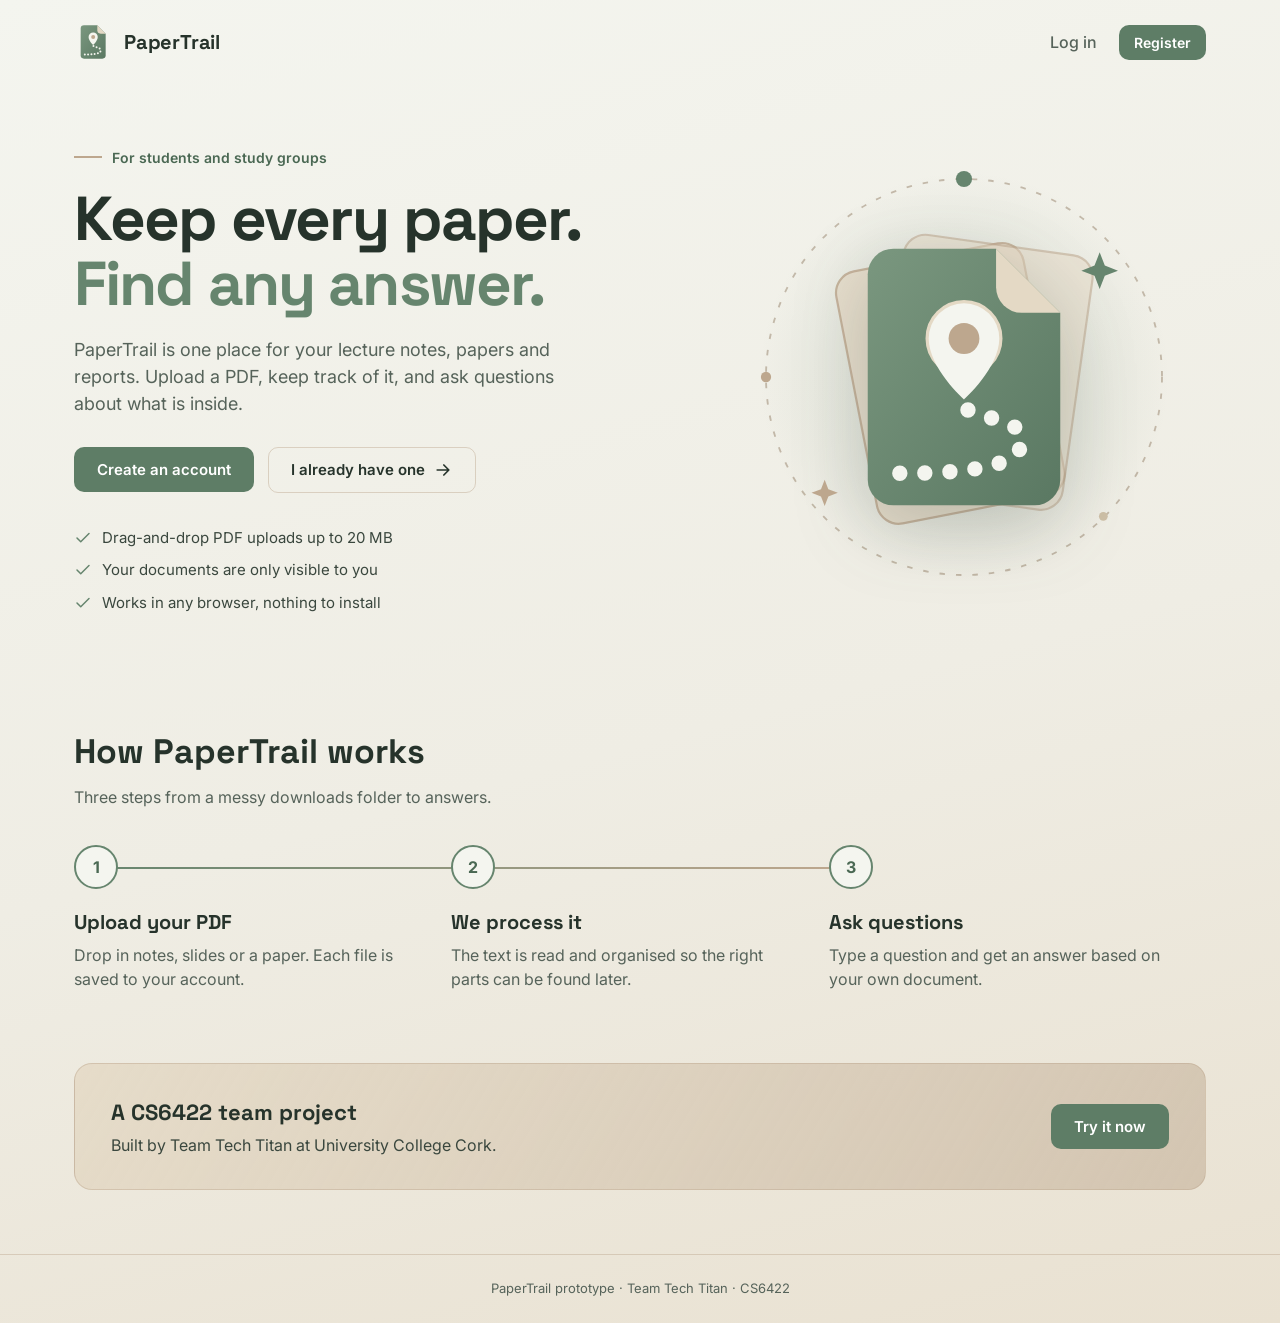
<file: frontend/index.html>
<!DOCTYPE html>
<html lang="en">
<head>
  <meta charset="UTF-8" />
  <meta name="viewport" content="width=device-width, initial-scale=1.0" />
  <title>PaperTrail | Your study papers in one place</title>
  <link rel="preconnect" href="https://fonts.googleapis.com" />
  <link href="https://fonts.googleapis.com/css2?family=Space+Grotesk:wght@500;700&family=Inter:wght@400;500;600;700&display=swap" rel="stylesheet" />
  <link rel="icon" type="image/svg+xml" href="img/logo.svg" />
  <link rel="stylesheet" href="css/style.css" />
</head>
<body>
  <header class="site-header">
    <a class="brand" href="index.html">
      <img class="brand-mark" src="img/logo.svg" alt="" />
      <span class="brand-name">PaperTrail</span>
    </a>
    <nav class="header-links" id="guest-links">
      <a class="plain-link" href="login.html">Log in</a>
      <a class="btn btn-primary btn-small" href="register.html">Register</a>
    </nav>
    <nav class="header-links" id="member-links" hidden>
      <a class="btn btn-primary btn-small" href="dashboard.html">Open my dashboard</a>
    </nav>
  </header>

  <main>
    <section class="hero">
      <div>
        <span class="eyebrow">For students and study groups</span>
        <h1>Keep every paper.<br /><span>Find any answer.</span></h1>
        <p class="hero-text">
          PaperTrail is one place for your lecture notes, papers and reports.
          Upload a PDF, keep track of it, and ask questions about what is inside.
        </p>
        <div class="hero-buttons">
          <a class="btn btn-primary" href="register.html">Create an account</a>
          <a class="btn btn-ghost" href="login.html">
            I already have one
            <svg viewBox="0 0 24 24" class="icon"><path d="M5 12h14M13 6l6 6-6 6"/></svg>
          </a>
        </div>
        <ul class="check-list">
          <li><svg viewBox="0 0 24 24" class="icon"><path d="M20 6L9 17l-5-5"/></svg>Drag-and-drop PDF uploads up to 20 MB</li>
          <li><svg viewBox="0 0 24 24" class="icon"><path d="M20 6L9 17l-5-5"/></svg>Your documents are only visible to you</li>
          <li><svg viewBox="0 0 24 24" class="icon"><path d="M20 6L9 17l-5-5"/></svg>Works in any browser, nothing to install</li>
        </ul>
      </div>

      <!-- Animated PaperTrail logo -->
      <div class="hero-logo" aria-hidden="true">
        <svg viewBox="0 0 120 120">
          <defs>
            <radialGradient id="hl-glow">
              <stop offset="0" stop-color="#66856e" stop-opacity="0.22"/>
              <stop offset="1" stop-color="#66856e" stop-opacity="0"/>
            </radialGradient>
            <linearGradient id="hl-page" x1="0" y1="0" x2="1" y2="1">
              <stop offset="0" stop-color="#7a977f"/>
              <stop offset="1" stop-color="#5a7862"/>
            </linearGradient>
          </defs>

          <circle cx="60" cy="60" r="56" fill="url(#hl-glow)"/>

          <!-- slowly turning orbit -->
          <g class="hl-orbit">
            <circle cx="60" cy="60" r="54" fill="none" stroke="rgba(125,101,73,0.4)" stroke-width="0.5" stroke-dasharray="1.5 3"/>
            <circle cx="60" cy="6" r="2.2" fill="#66856e"/>
            <circle cx="6" cy="60" r="1.4" fill="#bda78e"/>
            <circle cx="98" cy="98" r="1.2" fill="#cdbfa6"/>
          </g>

          <!-- faint pages behind -->
          <rect class="hl-ghost hl-ghost-1" x="34" y="24" width="52" height="70" rx="6"/>
          <rect class="hl-ghost hl-ghost-2" x="34" y="24" width="52" height="70" rx="6"/>

          <!-- the logo -->
          <g class="hl-float">
            <g transform="translate(19.75 18) scale(1.75)">
              <path d="M12 4H28L38 14V40A4 4 0 0 1 34 44H12A4 4 0 0 1 8 40V8A4 4 0 0 1 12 4Z" fill="url(#hl-page)"/>
              <path d="M28 4V10A4 4 0 0 0 32 14H38Z" fill="#e4d9c5"/>
              <path class="hl-trail" d="M13 39C21 39 32 38.5 32 34S23 31 23 28" fill="none" stroke="#f4f5ef" stroke-width="2.4" stroke-linecap="round" stroke-dasharray="0 3.9"/>
              <circle class="hl-pulse" cx="23" cy="18" r="5.5" fill="none" stroke="#e4d9c5" stroke-width="1"/>
              <g class="hl-pin">
                <path d="M23 27.5C23 27.5 17.5 22.6 17.5 18A5.5 5.5 0 0 1 28.5 18C28.5 22.6 23 27.5 23 27.5Z" fill="#f4f5ef"/>
                <circle cx="23" cy="18" r="2.4" fill="#bda78e"/>
              </g>
            </g>
          </g>

          <!-- sparkles -->
          <path class="hl-spark" d="M97 26l1.4 3.6 3.6 1.4-3.6 1.4-1.4 3.6-1.4-3.6-3.6-1.4 3.6-1.4z" fill="#66856e"/>
          <path class="hl-spark hl-spark-2" d="M22 88l1 2.6 2.6 1-2.6 1-1 2.6-1-2.6-2.6-1 2.6-1z" fill="#bda78e"/>
        </svg>
      </div>
    </section>

    <section class="how">
      <h2>How PaperTrail works</h2>
      <p>Three steps from a messy downloads folder to answers.</p>
      <div class="timeline">
        <div class="t-step">
          <span class="t-dot">1</span>
          <h3>Upload your PDF</h3>
          <p>Drop in notes, slides or a paper. Each file is saved to your account.</p>
        </div>
        <div class="t-step">
          <span class="t-dot">2</span>
          <h3>We process it</h3>
          <p>The text is read and organised so the right parts can be found later.</p>
        </div>
        <div class="t-step">
          <span class="t-dot">3</span>
          <h3>Ask questions</h3>
          <p>Type a question and get an answer based on your own document.</p>
        </div>
      </div>
    </section>

    <section class="project-band">
      <div>
        <h3>A CS6422 team project</h3>
        <p>Built by Team Tech Titan at University College Cork.</p>
      </div>
      <a class="btn btn-primary" href="register.html">Try it now</a>
    </section>
  </main>

  <footer class="site-footer">PaperTrail prototype · Team Tech Titan · CS6422</footer>

  <script src="js/common.js"></script>
  <script>
    // If already logged in, show a dashboard button instead of Log in / Register
    if (getToken()) {
      document.getElementById("guest-links").hidden = true;
      document.getElementById("member-links").hidden = false;
    }
  </script>
</body>
</html>
</file>
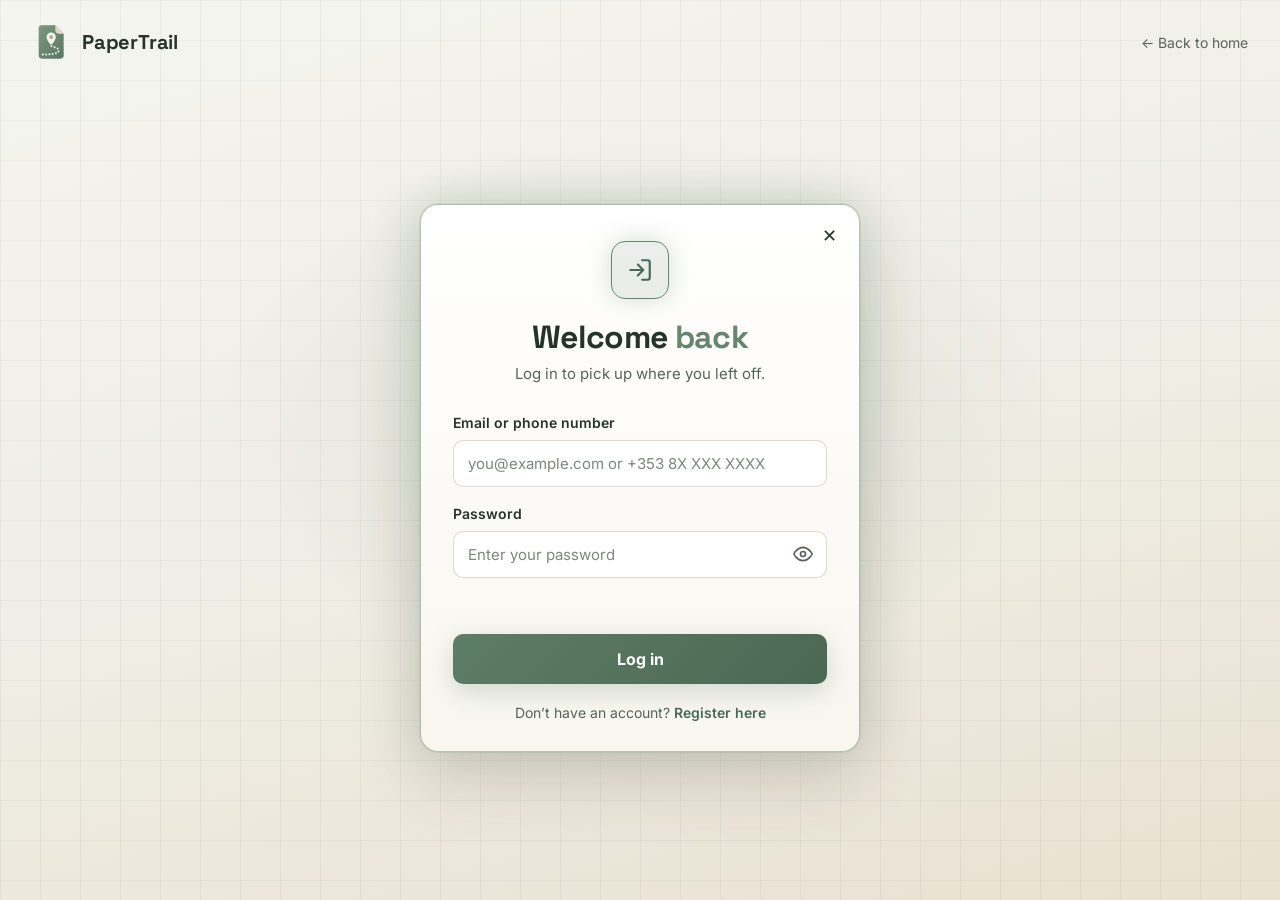
<file: frontend/dashboard.html>
<!DOCTYPE html>
<html lang="en">
<head>
  <meta charset="UTF-8" />
  <meta name="viewport" content="width=device-width, initial-scale=1.0" />
  <title>Dashboard | PaperTrail</title>
  <link rel="preconnect" href="https://fonts.googleapis.com" />
  <link href="https://fonts.googleapis.com/css2?family=Space+Grotesk:wght@500;700&family=Inter:wght@400;500;600;700&display=swap" rel="stylesheet" />
  <link rel="icon" type="image/svg+xml" href="img/logo.svg" />
  <link rel="stylesheet" href="css/style.css" />
</head>
<body>
  <div class="app" id="app" hidden>
    <!-- ===== Sidebar ===== -->
    <aside class="sidebar">
      <a class="brand" href="index.html">
        <img class="brand-mark" src="img/logo.svg" alt="" />
        <span class="brand-name">PaperTrail</span>
      </a>

      <nav class="side-nav">
        <a class="active" href="#documents">
          <svg viewBox="0 0 24 24" class="icon"><path d="M3 7a2 2 0 012-2h4l2 2h8a2 2 0 012 2v8a2 2 0 01-2 2H5a2 2 0 01-2-2z"/></svg>
          My documents
        </a>
        <a href="#ask">
          <svg viewBox="0 0 24 24" class="icon"><path d="M21 15a2 2 0 01-2 2H7l-4 4V5a2 2 0 012-2h14a2 2 0 012 2z"/></svg>
          Ask a question
        </a>
      </nav>

      <div class="side-user">
        <div class="who">
          <span class="avatar" id="avatar">A</span>
          <div>
            <strong id="full-name">Ali Rizvi</strong>
            <small id="contact"></small>
          </div>
        </div>
        <button class="btn btn-ghost btn-small" id="logout-btn" type="button">Log out</button>
      </div>
    </aside>

    <!-- ===== Main area ===== -->
    <main class="main">
      <div class="main-head">
        <div>
          <h1 id="greeting">Hello</h1>
          <p id="today"></p>
        </div>
        <span class="server-pill" id="server-pill"><span class="dot"></span><span class="label">Checking server…</span></span>
      </div>

      <div class="summary">
        <div class="summary-card"><span>Documents</span><strong id="sum-docs">0</strong></div>
        <div class="summary-card"><span>Total uploaded</span><strong id="sum-size">0 B</strong></div>
        <div class="summary-card"><span>Waiting to be processed</span><strong id="sum-queued">0</strong></div>
      </div>

      <div class="work">
        <section class="card" id="documents">
          <h2>
            <svg viewBox="0 0 24 24" class="icon"><path d="M12 16V4M6 10l6-6 6 6M4 20h16"/></svg>
            Upload a PDF
          </h2>
          <label class="dropzone" id="dropzone">
            <input id="file-input" type="file" accept="application/pdf" hidden />
            <svg viewBox="0 0 24 24" class="icon"><path d="M14 2H6a2 2 0 00-2 2v16a2 2 0 002 2h12a2 2 0 002-2V8zM14 2v6h6M12 18v-6M9 15l3-3 3 3"/></svg>
            <strong>Drop a PDF here</strong>
            <span>or click to choose a file · max 20 MB</span>
          </label>
          <p class="message" id="upload-message" role="status"></p>

          <ul class="doc-list" id="doc-list"><li class="empty">No documents yet.</li></ul>
        </section>

        <section class="card ask-card" id="ask">
          <h2>
            <svg viewBox="0 0 24 24" class="icon"><path d="M21 15a2 2 0 01-2 2H7l-4 4V5a2 2 0 012-2h14a2 2 0 012 2z"/></svg>
            Ask a question
          </h2>
          <p class="ask-target" id="ask-target">No document selected</p>
          <div class="chat-log" id="chat-log"></div>
          <form class="ask-form" id="ask-form">
            <input id="question" type="text" placeholder="Select a document first" disabled autocomplete="off" />
            <button class="btn btn-primary" id="send-btn" type="submit" disabled>Send</button>
          </form>
        </section>
      </div>
    </main>
  </div>

  <script src="js/common.js"></script>
  <script src="js/dashboard.js"></script>
</body>
</html>
</file>
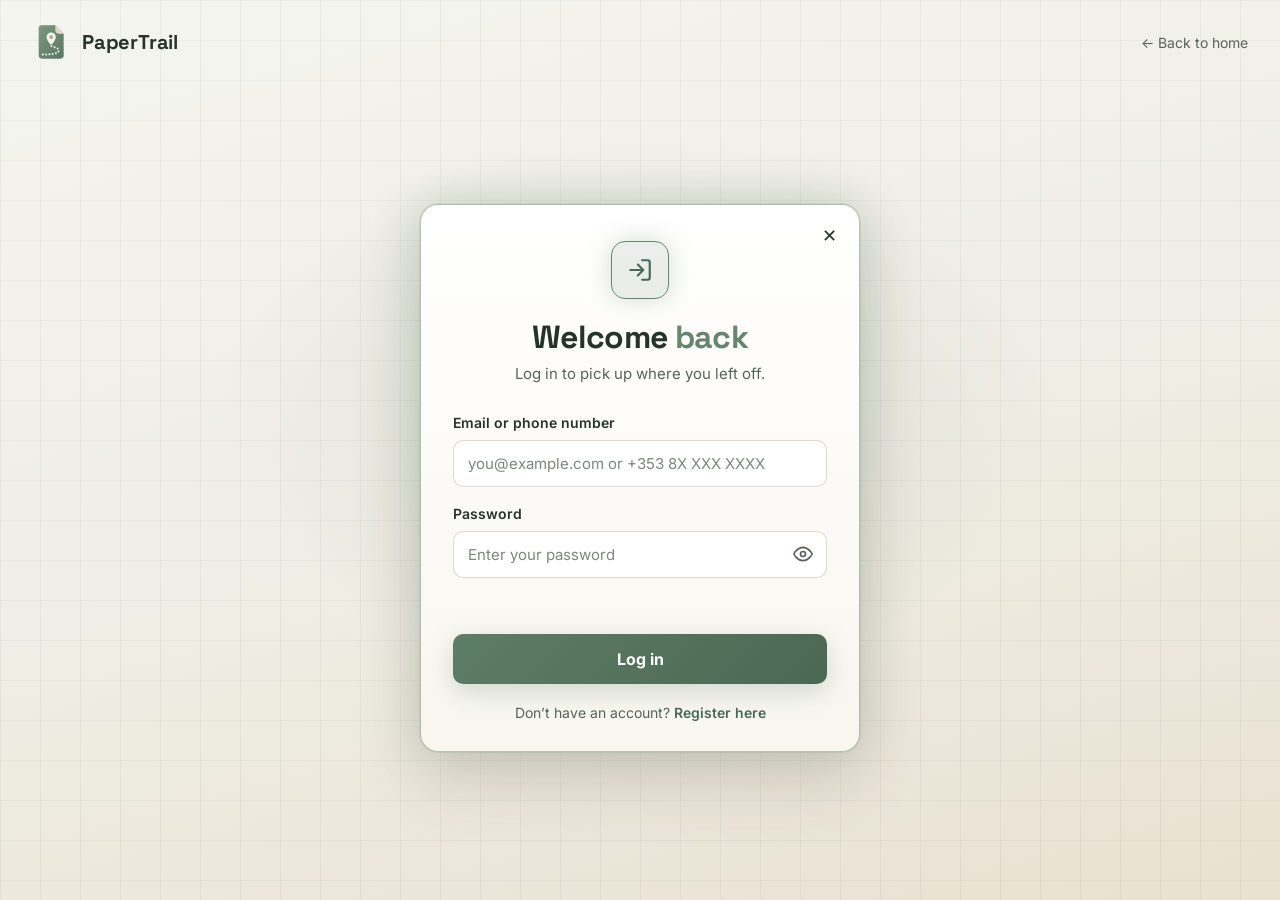
<file: frontend/login.html>
<!DOCTYPE html>
<html lang="en">
<head>
  <meta charset="UTF-8" />
  <meta name="viewport" content="width=device-width, initial-scale=1.0" />
  <title>Log in | PaperTrail</title>
  <link rel="preconnect" href="https://fonts.googleapis.com" />
  <link href="https://fonts.googleapis.com/css2?family=Space+Grotesk:wght@500;700&family=Inter:wght@400;500;600;700&display=swap" rel="stylesheet" />
  <link rel="icon" type="image/svg+xml" href="img/logo.svg" />
  <link rel="stylesheet" href="css/style.css" />
</head>
<body class="auth-page">
  <header class="auth-top">
    <a class="brand" href="index.html">
      <img class="brand-mark" src="img/logo.svg" alt="" />
      <span class="brand-name">PaperTrail</span>
    </a>
    <a class="back-link" href="index.html">← Back to home</a>
  </header>

  <main class="auth-main">
    <div class="auth-card">
      <a class="auth-close" href="index.html" aria-label="Close">✕</a>

      <span class="auth-icon">
        <svg viewBox="0 0 24 24" class="icon"><path d="M10 17l5-5-5-5M15 12H3M14 3h5a2 2 0 012 2v14a2 2 0 01-2 2h-5"/></svg>
      </span>
      <h1 class="auth-title">Welcome <span>back</span></h1>
      <p class="auth-sub">Log in to pick up where you left off.</p>

      <form class="auth-form" id="login-form" novalidate>
        <label>Email or phone number
          <input id="identifier" type="text" autocomplete="username" placeholder="you@example.com or +353 8X XXX XXXX" />
        </label>
        <label>Password
          <span class="pw-wrap">
            <input id="password" type="password" autocomplete="current-password" placeholder="Enter your password" />
            <button class="pw-toggle" type="button" data-toggle="password" aria-label="Show password">
              <svg viewBox="0 0 24 24" class="icon"><path d="M1 12s4-8 11-8 11 8 11 8-4 8-11 8-11-8-11-8z"/><circle cx="12" cy="12" r="3"/></svg>
            </button>
          </span>
        </label>
        <p class="message" id="form-message" role="alert"></p>
        <button class="auth-submit" type="submit">Log in</button>
      </form>

      <p class="auth-switch">Don’t have an account? <a href="register.html">Register here</a></p>
    </div>
  </main>

  <script src="js/common.js"></script>
  <script src="js/auth.js"></script>
</body>
</html>
</file>
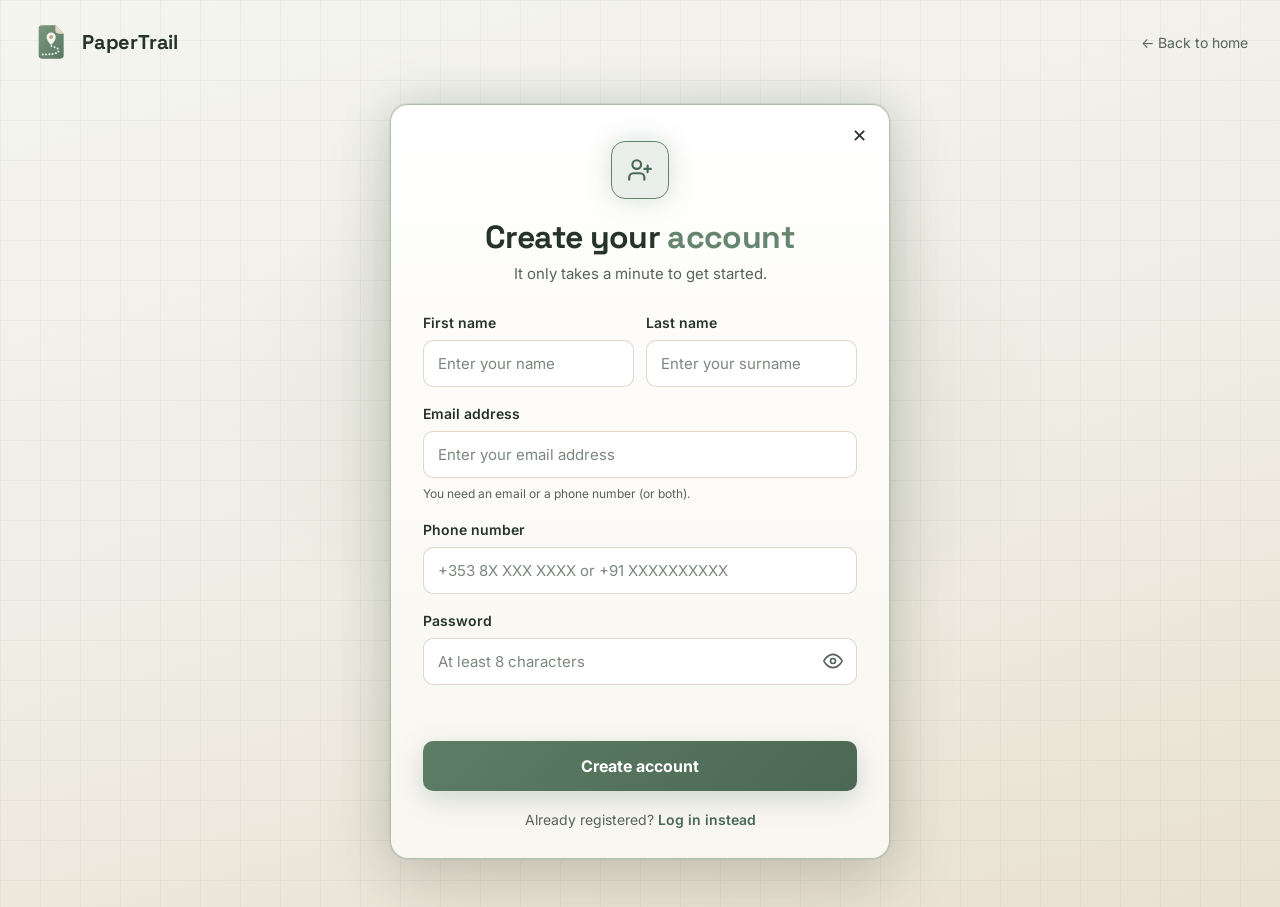
<file: frontend/register.html>
<!DOCTYPE html>
<html lang="en">
<head>
  <meta charset="UTF-8" />
  <meta name="viewport" content="width=device-width, initial-scale=1.0" />
  <title>Register | PaperTrail</title>
  <link rel="preconnect" href="https://fonts.googleapis.com" />
  <link href="https://fonts.googleapis.com/css2?family=Space+Grotesk:wght@500;700&family=Inter:wght@400;500;600;700&display=swap" rel="stylesheet" />
  <link rel="icon" type="image/svg+xml" href="img/logo.svg" />
  <link rel="stylesheet" href="css/style.css" />
</head>
<body class="auth-page">
  <header class="auth-top">
    <a class="brand" href="index.html">
      <img class="brand-mark" src="img/logo.svg" alt="" />
      <span class="brand-name">PaperTrail</span>
    </a>
    <a class="back-link" href="index.html">← Back to home</a>
  </header>

  <main class="auth-main">
    <div class="auth-card wide">
      <a class="auth-close" href="index.html" aria-label="Close">✕</a>

      <span class="auth-icon">
        <svg viewBox="0 0 24 24" class="icon"><path d="M16 21v-2a4 4 0 00-4-4H6a4 4 0 00-4 4v2M9 11a4 4 0 100-8 4 4 0 000 8zM19 8v6M22 11h-6"/></svg>
      </span>
      <h1 class="auth-title">Create your <span>account</span></h1>
      <p class="auth-sub">It only takes a minute to get started.</p>

      <form class="auth-form" id="register-form" novalidate>
        <div class="row">
          <label>First name
            <input id="first-name" type="text" autocomplete="given-name" placeholder="Enter your name" />
          </label>
          <label>Last name
            <input id="last-name" type="text" autocomplete="family-name" placeholder="Enter your surname" />
          </label>
        </div>
        <label>Email address
          <input id="email" type="email" autocomplete="email" placeholder="Enter your email address" />
          <span class="hint">You need an email or a phone number (or both).</span>
        </label>
        <label>Phone number
          <input id="phone" type="tel" autocomplete="tel" placeholder="+353 8X XXX XXXX or +91 XXXXXXXXXX" />
        </label>
        <label>Password
          <span class="pw-wrap">
            <input id="password" type="password" autocomplete="new-password" placeholder="At least 8 characters" />
            <button class="pw-toggle" type="button" data-toggle="password" aria-label="Show password">
              <svg viewBox="0 0 24 24" class="icon"><path d="M1 12s4-8 11-8 11 8 11 8-4 8-11 8-11-8-11-8z"/><circle cx="12" cy="12" r="3"/></svg>
            </button>
          </span>
        </label>
        <p class="message" id="form-message" role="alert"></p>
        <button class="auth-submit" type="submit">Create account</button>
      </form>

      <p class="auth-switch">Already registered? <a href="login.html">Log in instead</a></p>
    </div>
  </main>

  <script src="js/common.js"></script>
  <script src="js/auth.js"></script>
</body>
</html>
</file>
<file: frontend/css/style.css>
/* =========================================================
   PaperTrail – shared styles and design tokens
   ========================================================= */
/* :root contains global CSS custom properties (variables) 
   used for consistent colors, opacity levels, and themes across the app. */
:root {
  /* Main Palette: sage #66856E, tan #BDA78E, sand #E4D9C5, linen #F4F5EF */
  --bg: #f4f5ef;
  --bg-gradient: linear-gradient(165deg, #f4f5ef 0%, #efede4 55%, #e9e1d1 100%);
  --bg-soft: rgba(228, 217, 197, 0.3);
  --surface: rgba(255, 255, 255, 0.72);
  --surface-2: #e4d9c5;
  --border: rgba(189, 167, 142, 0.45);
  --text: #26332b;
  --text-soft: #3a473e;
  --muted: #56635a;

   /* Accent & Functional Colors */
  --sage: #66856e;          /* main theme colour */
  --sage-btn: #5e7d66;      /* a touch deeper so white button text stays readable */
  --sage-deep: #4a6853;     /* sage for small text and links */
  --sage-soft: rgba(102, 133, 110, 0.13);
  --sage-glow: rgba(102, 133, 110, 0.26);
  --tan: #bda78e;           /* second colour */
  --tan-deep: #7d6549;      /* tan for small high contrast text */
  --tan-soft: rgba(189, 167, 142, 0.24);
  --sand: #e4d9c5;
  --danger: #a8432f;        /* Color for error states and destructive actions */
}

/* Universal box-sizing ensures padding and border are included in total width/height */
* { box-sizing: border-box; }
/* Forces elements with the [hidden] attribute to remain hidden regardless of display type */
[hidden] { display: none !important; }
/* Base html background styling */
html { background: var(--bg); }

/* Body base layout, typography, and viewport height setup */
body {
  margin: 0;
  font-family: "Inter", -apple-system, BlinkMacSystemFont, "Segoe UI", sans-serif;
  background: var(--bg-gradient);
  color: var(--text);
  line-height: 1.5;         /* Controls distance between lines of text */
  min-height: 100vh;        /* Guarantees body spans at least full viewport height */
}
/* Base element resets and shared utility classes */
a { color: inherit; }      /* Inherits parent text color for links */
h1, h2, h3, .brand-name { font-family: "Space Grotesk", "Inter", sans-serif; }
/* Standard icon styling for inline SVG elements */
.icon { width: 20px; height: 20px; fill: none; stroke: currentColor; stroke-width: 2; stroke-linecap: round; stroke-linejoin: round; flex-shrink: 0; }
.accent { color: var(--sage-deep); }

/* ---------- Brand Componemts ---------- */
/* Inline-flex aligns mark and text horizontally in one line */
.brand { display: inline-flex; align-items: center; gap: 10px; text-decoration: none; }
.brand-mark { display: block; width: 40px; height: 40px; flex-shrink: 0; }
.brand-name { font-size: 20px; font-weight: 700; letter-spacing: -0.01em; }

/* ---------- Buttons ---------- */
.btn {
  display: inline-flex; align-items: center; justify-content: center; gap: 8px;
  padding: 12px 22px; border-radius: 10px; border: 1px solid transparent;
  font: 600 15px "Inter", sans-serif; text-decoration: none; cursor: pointer;
   /* Smooth transition for hover effects */
  transition: transform 0.15s, background 0.15s, border-color 0.15s, color 0.15s;
}
   /* Subtle lift effect on button hover */
.btn:hover { transform: translateY(-1px); }
   /* Primary Button Styling */
.btn-primary { background: var(--sage-btn); color: #fff; }
.btn-primary:hover { background: var(--sage-deep); }
   /* Ghost/Outlined Button Styling */
.btn-ghost { background: transparent; border-color: var(--border); color: var(--text); }
.btn-ghost:hover { border-color: var(--sage); color: var(--sage-deep); }
   /* Compact button modifier */
.btn-small { padding: 8px 14px; font-size: 14px; }
.btn:disabled { opacity: 0.6; cursor: wait; transform: none; }

   /* Status and feedback messages */
.message { min-height: 20px; margin: 0; font-size: 13px; }
.message.error { color: var(--danger); }
.message.success { color: var(--sage-deep); }

/* =========================================================
   Home page Layout & Components
   ========================================================= */

   /* Header layout using Flexbox space-between */
.site-header {
  display: flex; align-items: center; justify-content: space-between;
  max-width: 1180px; margin: 0 auto; padding: 22px 24px;
}
.header-links { display: flex; align-items: center; gap: 10px; }
.header-links .plain-link { color: var(--muted); text-decoration: none; font-weight: 500; padding: 8px 12px; }
.header-links .plain-link:hover { color: var(--text); }

   /* Hero Section: 2-column asymmetric Grid layout */
.hero {
  display: grid; grid-template-columns: 1.1fr 0.9fr; gap: 56px; align-items: center;
  max-width: 1180px; margin: 0 auto; padding: 56px 24px 72px;
}
   /* Sub-heading decorator with pseudo-element line */
.eyebrow {
  display: inline-flex; align-items: center; gap: 10px;
  color: var(--sage-deep); font-size: 14px; font-weight: 600;
}
   /* Creates small accent line before the eyebrow text */
.eyebrow::before { content: ""; width: 28px; height: 2px; background: var(--tan); }
.hero h1 { font-size: 62px; line-height: 1.05; letter-spacing: -0.03em; margin: 18px 0 20px; }
.hero h1 span { color: var(--sage); }
.hero-text { color: var(--muted); font-size: 18px; max-width: 520px; margin: 0 0 30px; }
.hero-buttons { display: flex; align-items: center; gap: 14px; flex-wrap: wrap; }
   /* Feature check-list styling */
.check-list { list-style: none; padding: 0; margin: 34px 0 0; display: grid; gap: 10px; }
.check-list li { display: flex; align-items: center; gap: 10px; color: var(--text-soft); font-size: 15px; }
.check-list .icon { color: var(--sage); width: 18px; height: 18px; }

/* Animated logo in the hero graphic */
.hero-logo { display: grid; place-items: center; }
.hero-logo svg { width: 100%; max-width: 440px; height: auto; overflow: visible; }
/* SVG element transformations and rotational origins */
.hl-ghost { fill: rgba(228, 217, 197, 0.75); stroke: rgba(189, 167, 142, 0.8); stroke-width: 0.6; transform-origin: 60px 60px; }
.hl-ghost-1 { transform: rotate(-11deg) translate(-4px, 2px); }
.hl-ghost-2 { transform: rotate(8deg) translate(5px, -1px); opacity: 0.7; }
/* Applying animation keyframes */
.hl-float { animation: hl-float 6s ease-in-out infinite; filter: drop-shadow(0 6px 10px rgba(52, 64, 54, 0.22)); }
.hl-orbit { transform-origin: 60px 60px; animation: hl-spin 48s linear infinite; }
.hl-trail { animation: hl-march 1.4s linear infinite; }
.hl-pin { transform-box: fill-box; transform-origin: 50% 100%; animation: hl-drop 3.2s ease-in-out infinite; }
.hl-pulse { transform-box: fill-box; transform-origin: center; animation: hl-pulse 3.2s ease-out infinite; }
.hl-spark { transform-box: fill-box; transform-origin: center; animation: hl-twinkle 3s ease-in-out infinite; }
.hl-spark-2 { animation-delay: 1.5s; }
/* Keyframe definitions for animated graphics */
@keyframes hl-float { 50% { transform: translateY(-3px); } }
@keyframes hl-spin { to { transform: rotate(360deg); } }
@keyframes hl-march { to { stroke-dashoffset: -3.9; } }
@keyframes hl-drop { 0%, 60%, 100% { transform: translateY(0); } 70% { transform: translateY(-1.6px); } 80% { transform: translateY(0); } }
@keyframes hl-pulse { 0%, 55% { transform: scale(1); opacity: 0; } 70% { opacity: 0.9; } 100% { transform: scale(2.2); opacity: 0; } }
@keyframes hl-twinkle { 0%, 100% { transform: scale(0.6) rotate(0deg); opacity: 0.35; } 50% { transform: scale(1.1) rotate(45deg); opacity: 1; } }

/* How it works Timeline Section */
.how { max-width: 1180px; margin: 0 auto; padding: 40px 24px 72px; }
.how h2 { font-size: 34px; margin: 0 0 8px; }
.how > p { color: var(--muted); margin: 0 0 36px; }
/* Grid container for timeline steps */
.timeline { display: grid; grid-template-columns: repeat(3, 1fr); gap: 0; position: relative; }
/* Linear timeline connection line drawn using an absolute pseudo-element */
.timeline::before {
  content: ""; position: absolute; top: 22px; left: 22px; right: 33%;
  height: 2px; background: linear-gradient(90deg, var(--sage), var(--tan));
}
.t-step { position: relative; padding-right: 32px; }

/* Circle container for step numbers */
.t-dot {
  display: grid; place-items: center; width: 44px; height: 44px; border-radius: 50%;
  background: var(--bg); border: 2px solid var(--sage); color: var(--sage-deep);
  font-weight: 700; position: relative;
}
.t-step h3 { font-size: 20px; margin: 18px 0 6px; }
.t-step p { color: var(--muted); margin: 0; }

/* Callout banner block */
.project-band {
  max-width: 1132px; margin: 0 auto 64px; padding: 32px 36px; border-radius: 18px;
  display: flex; align-items: center; justify-content: space-between; gap: 24px;
  background: linear-gradient(120deg, rgba(228, 217, 197, 0.85), rgba(189, 167, 142, 0.5));
  border: 1px solid var(--border);
}
.project-band h3 { margin: 0 0 4px; font-size: 22px; }
.project-band p { margin: 0; color: var(--text-soft); }

.site-footer {
  border-top: 1px solid var(--border); color: var(--muted); font-size: 13px;
  text-align: center; padding: 24px;
}

/* =========================================================
   Dashboard Main App Layout
   ========================================================= */

/* Two-column layout: Fixed width sidebar + flexible content main area */
.app { display: grid; grid-template-columns: 250px 1fr; min-height: 100vh; }

/* Sticky Left Navigation Sidebar */
.sidebar {
  display: flex; flex-direction: column; gap: 28px;
  padding: 24px 18px; background: var(--bg-soft); border-right: 1px solid var(--border);
  position: sticky; top: 0; height: 100vh;
}
.side-nav { display: flex; flex-direction: column; gap: 4px; }
.side-nav a {
  display: flex; align-items: center; gap: 12px; padding: 11px 12px; border-radius: 10px;
  color: var(--muted); text-decoration: none; font-weight: 500;
}
.side-nav a:hover { background: var(--surface); color: var(--text); }
.side-nav a.active { background: var(--sage-soft); color: var(--sage-deep); }

/* Sidebar user profile block pushed to bottom via margin-top: auto */
.side-user { margin-top: auto; padding: 14px; border-radius: 12px; background: var(--surface); border: 1px solid var(--border); }
.side-user .who { display: flex; align-items: center; gap: 10px; margin-bottom: 12px; }

/* Circular user avatar initials */
.avatar {
  display: grid; place-items: center; width: 38px; height: 38px; border-radius: 50%;
  background: var(--tan); color: var(--text); font-weight: 700; text-transform: uppercase;
}
.who strong { display: block; font-size: 14px; }

/* Truncates long email addresses with an ellipsis (...) */
.who small { display: block; color: var(--muted); font-size: 12px; overflow: hidden; text-overflow: ellipsis; white-space: nowrap; max-width: 150px; }
.side-user .btn { width: 100%; }

/* Main Content Area */
.main { padding: 34px 40px; max-width: 1200px; }
.main-head { display: flex; justify-content: space-between; align-items: flex-end; gap: 16px; margin-bottom: 26px; }
.main-head h1 { font-size: 34px; margin: 0; letter-spacing: -0.02em; }
.main-head p { margin: 4px 0 0; color: var(--muted); }

/* Server status pill indicator */
.server-pill {
  display: inline-flex; align-items: center; gap: 8px; padding: 6px 12px; border-radius: 999px;
  background: var(--surface); border: 1px solid var(--border); font-size: 13px; color: var(--muted);
}
.server-pill .dot { width: 8px; height: 8px; border-radius: 50%; background: var(--muted); }
.server-pill.online .dot { background: var(--sage); }
.server-pill.offline .dot { background: var(--danger); }

/* Top metrics dashboard cards */
.summary { display: grid; grid-template-columns: repeat(3, 1fr); gap: 16px; margin-bottom: 24px; }
.summary-card { padding: 18px 20px; border-radius: 14px; background: var(--surface); border: 1px solid var(--border); }
.summary-card span { color: var(--muted); font-size: 13px; }
.summary-card strong { display: block; font: 700 28px "Space Grotesk", sans-serif; margin-top: 4px; }

/* Dashboard main workspace split layout */
.work { display: grid; grid-template-columns: 1fr 1fr; gap: 20px; }
.card { padding: 22px; border-radius: 16px; background: var(--surface); border: 1px solid var(--border); }
.card h2 { display: flex; align-items: center; gap: 10px; font-size: 18px; margin: 0 0 16px; }
.card h2 .icon { color: var(--sage); }

/* File Drag & Drop Upload Zone */
.dropzone {
  display: flex; flex-direction: column; align-items: center; gap: 6px; text-align: center;
  padding: 30px 16px; border-radius: 12px; cursor: pointer;
  border: 2px dashed var(--border); background: var(--bg-soft);
  transition: border-color 0.15s, background 0.15s;
}
.dropzone .icon { width: 30px; height: 30px; color: var(--sage); }
.dropzone span { color: var(--muted); font-size: 13px; }

/* State when dragging a file over the drop zone */
.dropzone:hover, .dropzone.dragover { border-color: var(--sage); background: var(--sage-soft); }
#upload-message { margin-top: 10px; }

/* Document List Styling */
.doc-list { list-style: none; margin: 18px 0 0; padding: 0; display: flex; flex-direction: column; gap: 8px; }
.doc-list li {
  display: flex; align-items: center; gap: 12px; padding: 12px; border-radius: 10px;
  background: var(--bg-soft); border: 1px solid var(--border);
}
.doc-list li.empty { justify-content: center; color: var(--muted); border-style: dashed; }

/* Small document type icon badge */
.doc-icon {
  display: grid; place-items: center; width: 36px; height: 36px; border-radius: 8px;
  background: var(--tan-soft); color: var(--tan-deep); font-size: 10px; font-weight: 700; flex-shrink: 0;
}
.doc-info { flex: 1; min-width: 0; }
.doc-info strong { display: block; font-size: 14px; overflow: hidden; text-overflow: ellipsis; white-space: nowrap; }
.doc-info small { color: var(--muted); font-size: 12px; }

/* General Pill Status Tags */
.status { font-size: 12px; font-weight: 600; padding: 3px 10px; border-radius: 999px; background: var(--tan-soft); color: var(--tan-deep); text-transform: capitalize; }

/* Interactive Chat Card */
.ask-card { display: flex; flex-direction: column; min-height: 470px; }

/* Scrollable Chat Area */
.chat-log { flex: 1; display: flex; flex-direction: column; gap: 10px; overflow-y: auto; max-height: 380px; padding-bottom: 12px; }
/* Chat Message Bubbles */
.bubble { max-width: 85%; padding: 11px 15px; border-radius: 14px; font-size: 14px; }
/* Bot response alignment and styling */
.bubble.bot { align-self: flex-start; background: var(--surface-2); border-bottom-left-radius: 4px; }
/* User query alignment and styling */
.bubble.user { align-self: flex-end; background: var(--sage-btn); color: #fff; font-weight: 500; border-bottom-right-radius: 4px; }
.bubble em { display: block; margin-top: 4px; color: var(--muted); font-size: 12px; }
/* Chat Input Bar */
.ask-form { display: flex; gap: 10px; }
.ask-form input {
  flex: 1; padding: 12px 14px; border-radius: 10px; border: 1px solid var(--border);
  background: var(--bg-soft); color: var(--text); font-size: 14px;
}
.ask-form input:focus { outline: none; border-color: var(--sage); }

/* =========================================================
   Login & registration pages
   ========================================================= */

/* Auth container with layered radial gradients & repeating CSS grid lines */
.auth-page {
  min-height: 100vh; display: flex; flex-direction: column;
  background:
    radial-gradient(600px 400px at 50% 45%, rgba(102, 133, 110, 0.14), transparent 70%),
    linear-gradient(rgba(38, 51, 43, 0.045) 1px, transparent 1px) 0 0 / 40px 40px,
    linear-gradient(90deg, rgba(38, 51, 43, 0.045) 1px, transparent 1px) 0 0 / 40px 40px,
    var(--bg-gradient);
}
.auth-top { display: flex; justify-content: space-between; align-items: center; padding: 22px 32px; }
.back-link { display: inline-flex; align-items: center; gap: 6px; color: var(--muted); text-decoration: none; font-size: 14px; }
.back-link:hover { color: var(--sage-deep); }

.auth-main { flex: 1; display: grid; place-items: center; padding: 20px 16px 48px; }

/* Centered Form Card with box-shadow depth glow */
.auth-card {
  position: relative; width: 100%; max-width: 440px; padding: 36px 32px 28px; border-radius: 18px;
  background: linear-gradient(180deg, #ffffff, #f8f6ef);
  border: 1px solid rgba(102, 133, 110, 0.5);
  box-shadow: 0 0 0 1px var(--sage-soft), 0 0 46px var(--sage-glow), 0 30px 70px rgba(70, 60, 40, 0.14);
  text-align: center;
  animation: rise 0.35s ease;
}
.auth-card.wide { max-width: 500px; }

/* Dismiss / Close button */
.auth-close {
  position: absolute; top: 14px; right: 14px; width: 32px; height: 32px; border-radius: 8px;
  display: grid; place-items: center; color: var(--text); text-decoration: none; font-size: 18px;
}
.auth-close:hover { background: var(--surface-2); color: var(--sage-deep); }
.auth-icon {
  display: inline-grid; place-items: center; width: 58px; height: 58px; border-radius: 14px;
  background: var(--sage-soft); border: 1px solid var(--sage); color: var(--sage-deep);
  box-shadow: 0 0 24px var(--sage-glow);
}
.auth-icon .icon { width: 26px; height: 26px; }
.auth-title {
  margin: 18px 0 6px; font: 700 32px "Space Grotesk", "Inter", sans-serif;
  letter-spacing: -0.02em;
}
.auth-title span { color: var(--sage); }
.auth-sub { margin: 0 0 26px; color: var(--muted); font-size: 15px; }

/* Form inputs & grid controls */
.auth-form { display: flex; flex-direction: column; gap: 16px; text-align: left; }
.auth-form .row { display: grid; grid-template-columns: 1fr 1fr; gap: 12px; }
.auth-form label { display: flex; flex-direction: column; gap: 7px; font-size: 14px; font-weight: 600; color: var(--text); }
.auth-form input {
  width: 100%; padding: 13px 14px; border-radius: 10px;
  border: 1px solid var(--border); background: #ffffff;
  color: var(--text); font: 400 15px "Inter", sans-serif; letter-spacing: 0; text-transform: none;
  transition: border-color 0.15s, box-shadow 0.15s;
}
.auth-form input::placeholder { color: #7c877f; }
/* Custom Focus Ring Indicator for Accessibility */
.auth-form input:focus { outline: none; border-color: var(--sage); box-shadow: 0 0 0 3px var(--sage-soft); }
.hint { font-size: 12px; font-weight: 400; color: var(--muted); }

/* Password field wrapper with absolutely positioned show/hide toggle */
.pw-wrap { position: relative; display: block; }
.pw-wrap input { padding-right: 46px; }    /* Extra right padding so text doesn't overlap eye toggle icon */
.pw-toggle {
  position: absolute; right: 8px; top: 50%; transform: translateY(-50%);   /* Vertically centers the icon button */
  display: grid; place-items: center; border: none; background: none; color: var(--muted); cursor: pointer;
}
.pw-toggle:hover { color: var(--sage-deep); }

/* Main CTA submit button */
.auth-submit {
  width: 100%; padding: 15px; margin-top: 4px; border: none; border-radius: 10px;
  background: linear-gradient(135deg, var(--sage-btn), var(--sage-deep)); color: #fff;
  font: 700 16px "Inter", sans-serif;
  box-shadow: 0 8px 26px var(--sage-glow); cursor: pointer; transition: transform 0.15s, box-shadow 0.15s;
}
.auth-submit:hover { transform: translateY(-2px); box-shadow: 0 12px 34px var(--sage-glow); }
.auth-submit:disabled { opacity: 0.6; cursor: wait; transform: none; }
.auth-switch { margin: 18px 0 0; color: var(--muted); font-size: 14px; }
.auth-switch a { color: var(--sage-deep); font-weight: 600; text-decoration: none; }
.auth-switch a:hover { text-decoration: underline; }

/* Rise keyframe animation for auth modal entry */
@keyframes rise { from { opacity: 0; transform: translateY(12px); } to { opacity: 1; transform: none; } }
/* Accessibility: Disables complex animations if user has requested reduced motion in their OS */
@media (prefers-reduced-motion: reduce) { * { animation: none !important; transition: none !important; } }

/* =========================================================
   Small screens, Responsive Layout (Media Queries)
   ========================================================= */

/* Tablet & Mobile Screens (Up to 960px width) */
@media (max-width: 960px) {
   /* Stack grid layouts to a single column */
  .hero { grid-template-columns: 1fr; gap: 24px; }
  .hero h1 { font-size: 46px; }
  .hero-logo svg { max-width: 280px; }
  .timeline { grid-template-columns: 1fr; gap: 28px; }
  .timeline::before { display: none; }    /* Hide timeline horizontal line on mobile */
  .project-band { flex-direction: column; align-items: flex-start; margin: 0 16px 48px; }

   /* Re-orient sidebar to top horizontal navbar for smaller screens */
  .app { grid-template-columns: 1fr; }
  .sidebar { position: static; height: auto; flex-direction: row; flex-wrap: wrap; align-items: center; gap: 12px; }
  .side-nav { flex-direction: row; }
  .side-user { margin: 0 0 0 auto; padding: 8px; display: flex; align-items: center; gap: 10px; }
  .side-user .who { margin: 0; }
  .side-user .btn { width: auto; }
  .main { padding: 24px 16px; }
  .work, .summary { grid-template-columns: 1fr; }
}
/* Small Smartphone Devices (Up to 520px width) */
@media (max-width: 520px) {
  .auth-form .row { grid-template-columns: 1fr; }
  .who small { display: none; }    /* Hides user email on very small devices */
}

/* =========================================================
   Document chat (select a document, read answers)
   ========================================================= */

/* Document list item interactions */
.doc-list li.doc-item { cursor: pointer; transition: border-color 0.15s, background 0.15s; }
.doc-list li.doc-item:hover { border-color: var(--sage); }
/* Focus styles for keyboard accessibility navigation */
.doc-list li.doc-item:focus-visible { outline: 2px solid var(--sage); outline-offset: 2px; }
.doc-list li.doc-item.selected { border-color: var(--sage); background: var(--sage-soft); }
.doc-error { display: block; color: var(--danger) !important; margin-top: 2px; white-space: normal; }
/* Contextual processing status colors */
.status.processing, .status.queued { background: var(--tan-soft); color: var(--tan-deep); }
.status.done { background: var(--sage-soft); color: var(--sage-deep); }
.status.failed { background: rgba(168, 67, 47, 0.12); color: var(--danger); }
/* Delete document button */
.doc-delete {
  border: none; background: none; color: var(--muted); font-size: 20px; line-height: 1;
  cursor: pointer; padding: 2px 8px; border-radius: 6px;
}
.doc-delete:hover, .doc-delete:focus-visible { color: var(--danger); }

/* Selected chat target text header */
.ask-target { margin: -6px 0 12px; font-size: 13px; color: var(--muted); overflow: hidden; text-overflow: ellipsis; white-space: nowrap; }
/* Preserves line breaks in bot text responses */
.bubble.bot { white-space: pre-wrap; }
.bubble.pending { color: var(--muted); }
.bubble.error { color: var(--danger); }
/* Collapsible Source Citation Block using HTML <details> */
.bubble details.sources { margin-top: 10px; font-size: 12px; color: var(--text-soft); white-space: normal; }
.bubble details.sources summary { cursor: pointer; }
.bubble details.sources div {
  margin-top: 8px; padding: 8px 10px; border-left: 3px solid var(--tan);
  background: var(--bg-soft); border-radius: 0 6px 6px 0; white-space: pre-wrap;
}
.bubble details.sources div strong { display: block; color: var(--text); margin-bottom: 2px; }
/* Disabled states for form inputs and buttons while submitting */
.ask-form input:disabled, .ask-form .btn:disabled { opacity: 0.55; cursor: not-allowed; }
</file>
